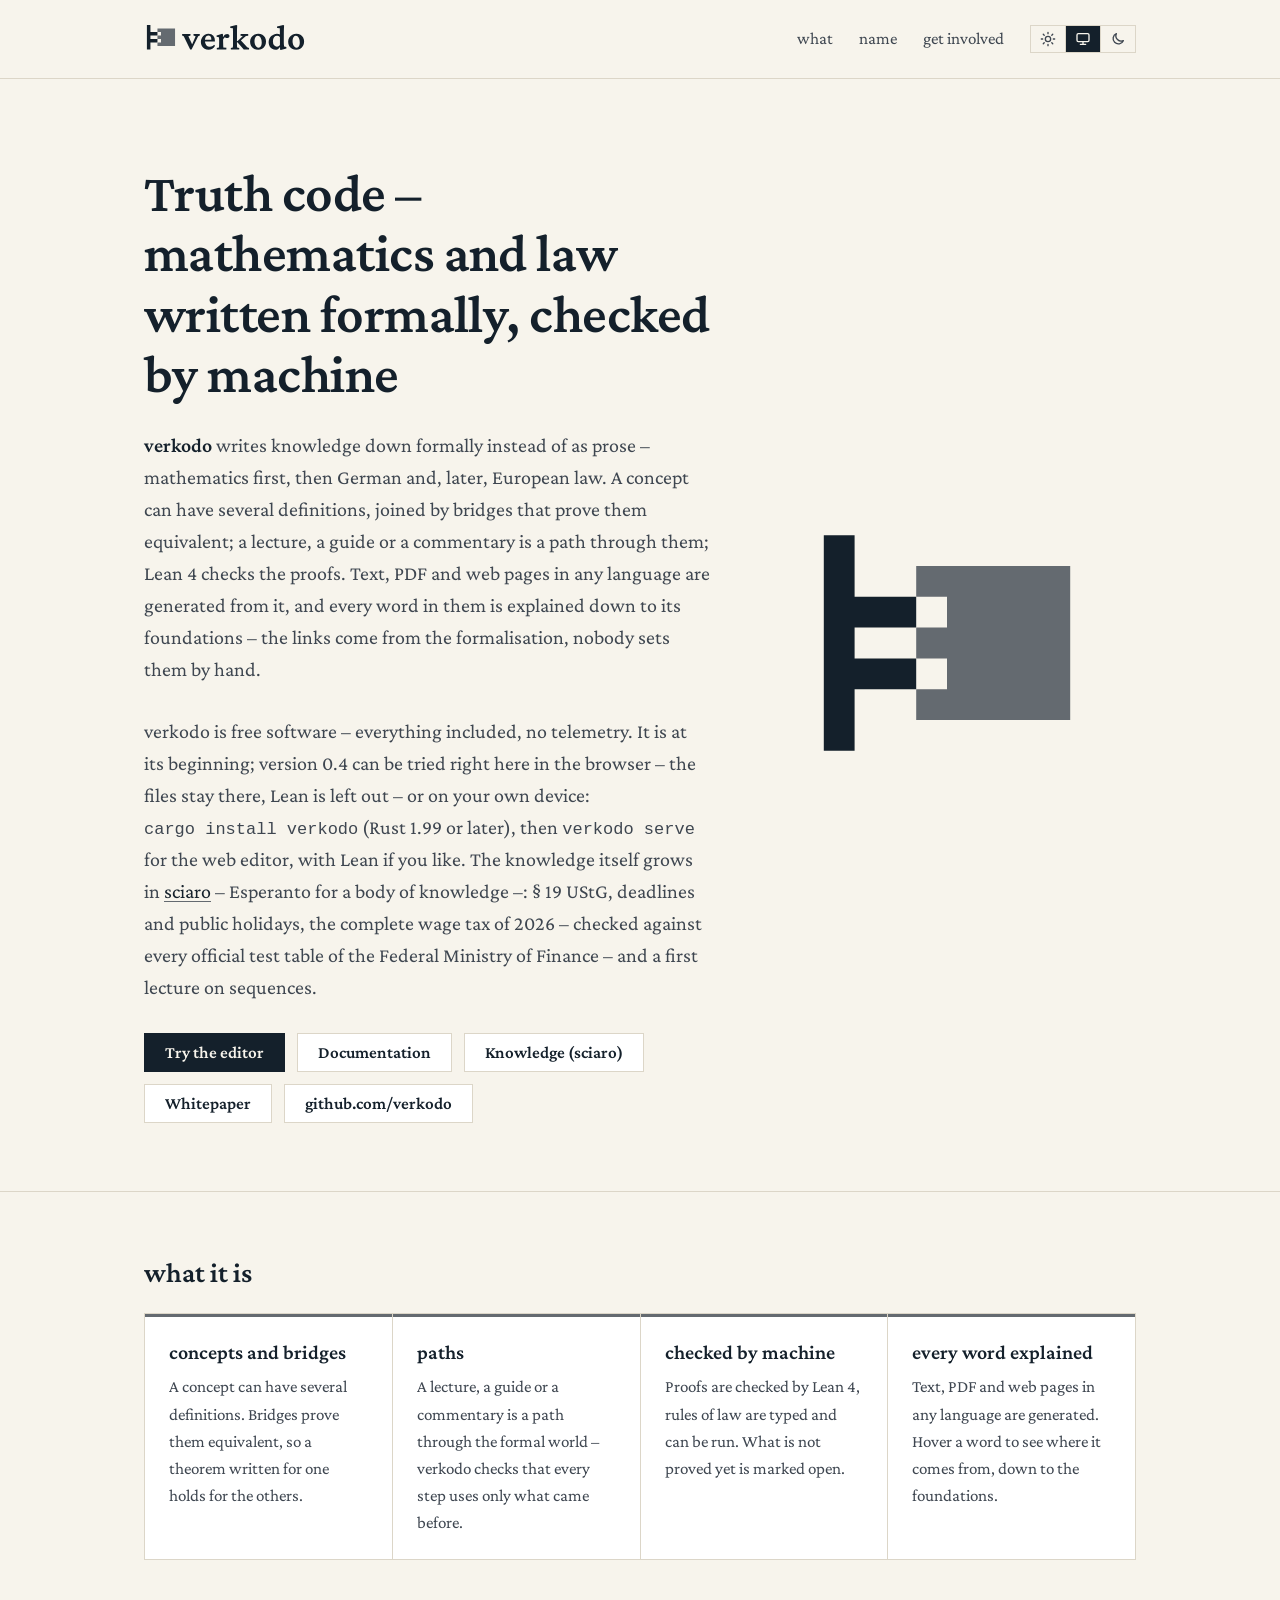
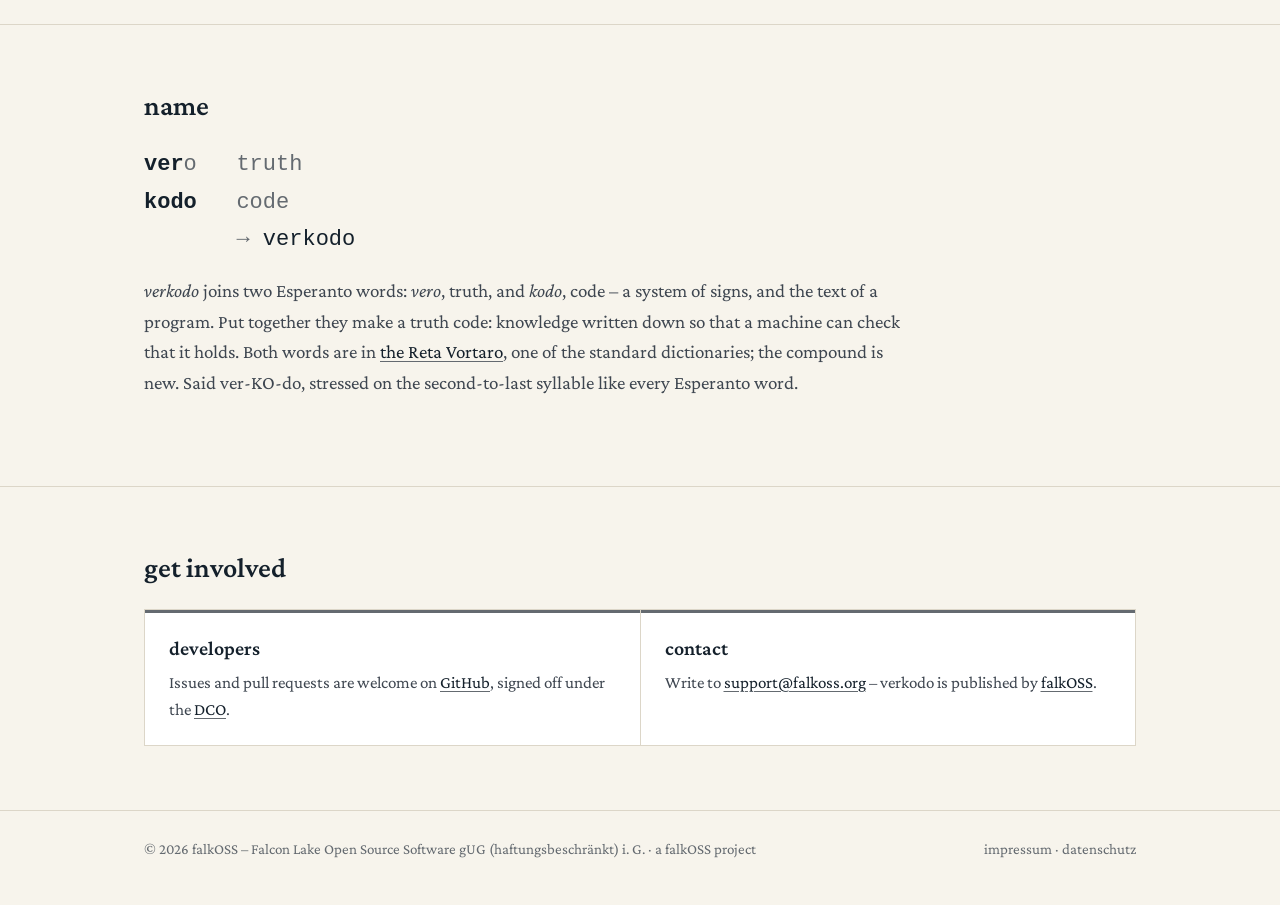
<file: index.html>
<!doctype html>
<html lang="en">
<head>
  <meta charset="utf-8">
  <meta name="viewport" content="width=device-width, initial-scale=1">
  <title>verkodo – truth code – mathematics and law written formally, checked by machine</title>
  <meta name="description" content="verkodo: truth code – mathematics and law written formally, checked by machine. Free software, a falkOSS project, in early development.">
  <meta name="theme-color" content="#F7F4EC" media="(prefers-color-scheme: light)">
  <meta name="theme-color" content="#0D1117" media="(prefers-color-scheme: dark)">
  <meta property="og:type" content="website">
  <meta property="og:site_name" content="verkodo">
  <meta property="og:title" content="verkodo – truth code – mathematics and law written formally, checked by machine">
  <meta property="og:description" content="Truth code – mathematics and law written formally, checked by machine – free software, everything included.">
  <link rel="canonical" href="https://verkodo.org/">
  <meta property="og:url" content="https://verkodo.org/">
  <meta property="og:image" content="https://verkodo.org/social.png">
  <meta property="og:image:width" content="1280">
  <meta property="og:image:height" content="640">
  <meta name="twitter:card" content="summary_large_image">
  <link rel="icon" href="favicon.ico" sizes="any">
  <link rel="icon" href="favicon.svg" type="image/svg+xml">
  <link rel="preload" href="fonts/CrimsonPro-SemiBold.ttf" as="font" type="font/ttf" crossorigin>
  <link rel="apple-touch-icon" href="apple-touch-icon.png">
  <link rel="manifest" href="site.webmanifest">
  <link rel="stylesheet" href="style.css">
  <script src="theme.js"></script>
  <noscript><style>.theme { display: none; }</style></noscript>
</head>
<body>
  <header>
    <div class="wrap">
      <a href="./" aria-label="verkodo home"><img class="on-light" src="assets/verkodo-lockup-on-light.svg" alt="verkodo"><img class="on-dark" src="assets/verkodo-lockup-on-dark.svg" alt="verkodo"></a>
      <div class="end">
        <nav>
          <a href="#what">what</a>
          <a href="#name">name</a>
          <a href="#involved">get involved</a>
        </nav>
        <div class="theme" role="group" aria-label="colour theme">
          <button type="button" data-theme-choice="light" aria-pressed="false" aria-label="light theme" title="light theme"><svg viewBox="0 0 24 24" width="16" height="16" fill="none" stroke="currentColor" stroke-width="2" stroke-linecap="round" stroke-linejoin="round" aria-hidden="true"><circle cx="12" cy="12" r="4"/><path d="M12 2v2M12 20v2M4.9 4.9l1.4 1.4M17.7 17.7l1.4 1.4M2 12h2M20 12h2M4.9 19.1l1.4-1.4M17.7 6.3l1.4-1.4"/></svg></button>
          <button type="button" data-theme-choice="system" aria-pressed="true" aria-label="the system's theme" title="the system's theme"><svg viewBox="0 0 24 24" width="16" height="16" fill="none" stroke="currentColor" stroke-width="2" stroke-linecap="round" stroke-linejoin="round" aria-hidden="true"><rect x="3" y="4" width="18" height="12" rx="2"/><path d="M8 20h8M12 16v4"/></svg></button>
          <button type="button" data-theme-choice="dark" aria-pressed="false" aria-label="dark theme" title="dark theme"><svg viewBox="0 0 24 24" width="16" height="16" fill="none" stroke="currentColor" stroke-width="2" stroke-linecap="round" stroke-linejoin="round" aria-hidden="true"><path d="M20 14.5A8 8 0 0 1 9.5 4 8 8 0 1 0 20 14.5z"/></svg></button>
        </div>
      </div>
    </div>
  </header>

  <main>
    <div class="hero">
      <div class="wrap">
        <div>
          <h1>Truth code – mathematics and law written formally, checked by machine</h1>
          <p><strong>verkodo</strong> writes knowledge down formally instead of as prose – mathematics first, then German and, later, European law. A concept can have several definitions, joined by bridges that prove them equivalent; a lecture, a guide or a commentary is a path through them; Lean 4 checks the proofs. Text, PDF and web pages in any language are generated from it, and every word in them is explained down to its foundations – the links come from the formalisation, nobody sets them by hand.</p>
          <p>verkodo is free software – everything included, no telemetry. It is at its beginning; version 0.4
            can be tried right here in the browser – the files stay there, Lean is left out – or on your own device:
            <code>cargo install verkodo</code> (Rust 1.99 or later), then <code>verkodo serve</code> for the web
            editor, with Lean if you like. The knowledge itself grows in <a href="https://github.com/verkodo/sciaro">sciaro</a>
            – Esperanto for a body of knowledge –: § 19 UStG, deadlines and public holidays, the complete wage tax of 2026 –
            checked against every official test table of the Federal Ministry of Finance – and a first lecture on
            sequences.</p>
          <div class="buttons">
            <a class="button primary" href="https://verkodo.dev/editor/">Try the editor</a>
            <a class="button" href="https://verkodo.dev/">Documentation</a>
            <a class="button" href="https://github.com/verkodo/sciaro">Knowledge (sciaro)</a>
            <a class="button" href="https://github.com/verkodo/whitepaper">Whitepaper</a>
            <a class="button" href="https://github.com/verkodo">github.com/verkodo</a>
          </div>
        </div>
        <img class="mark on-light" src="assets/verkodo-mark-on-light.svg" alt="" width="300" height="300">
        <img class="mark on-dark" src="assets/verkodo-mark-on-dark.svg" alt="" width="300" height="300">
      </div>
    </div>

    <section id="what">
      <div class="wrap">
        <h2>what it is</h2>
        <div class="grid">
          <div class="cell"><h3>concepts and bridges</h3><p>A concept can have several definitions. Bridges prove them equivalent, so a theorem written for one holds for the others.</p></div>
          <div class="cell"><h3>paths</h3><p>A lecture, a guide or a commentary is a path through the formal world – verkodo checks that every step uses only what came before.</p></div>
          <div class="cell"><h3>checked by machine</h3><p>Proofs are checked by Lean 4, rules of law are typed and can be run. What is not proved yet is marked open.</p></div>
          <div class="cell"><h3>every word explained</h3><p>Text, PDF and web pages in any language are generated. Hover a word to see where it comes from, down to the foundations.</p></div>
        </div>
      </div>
    </section>

    <section id="name">
      <div class="wrap">
        <h2>name</h2>
<pre class="story"><b>ver</b>o   truth
<b>kodo</b>   code
       → <i>verkodo</i></pre>
        <p><em>verkodo</em> joins two Esperanto words: <em>vero</em>, truth, and <em>kodo</em>, code – a system of signs, and the text of a program. Put together they make a truth code: knowledge written down so that a machine can check that it holds. Both words are in <a href="https://www.reta-vortaro.de/revo/art/ver.html">the Reta Vortaro</a>, one of the standard dictionaries; the compound is new. Said ver-KO-do, stressed on the second-to-last syllable like every Esperanto word.</p>
      </div>
    </section>

    <section id="involved">
      <div class="wrap">
        <h2>get involved</h2>
        <div class="grid">
          <div class="cell"><h3>developers</h3><p>Issues and pull requests are welcome on <a href="https://github.com/verkodo">GitHub</a>, signed off under the <a href="https://developercertificate.org">DCO</a>.</p></div>
          <div class="cell"><h3>contact</h3><p>Write to <a href="mailto:support@falkoss.org">support@falkoss.org</a> – verkodo is published by <a href="https://falkoss.org">falkOSS</a>.</p></div>
        </div>
      </div>
    </section>
  </main>

  <footer>
    <div class="wrap">
      <span>© 2026 falkOSS – Falcon Lake Open Source Software gUG (haftungsbeschränkt) i. G. · <a href="https://falkoss.org">a falkOSS project</a></span>
      <span><a href="https://falkoss.org/impressum.html">impressum</a> · <a href="https://falkoss.org/datenschutz.html">datenschutz</a></span>
    </div>
  </footer>
</body>
</html>
</file>
<file: style.css>
/* SPDX-License-Identifier: AGPL-3.0-or-later */
/* verkodo – one page. The look of verkodo/brand: near-black ground, the face in paper white, titanium grey as the one
   colour beside it, straight edges, Crimson Pro (fonts/, SIL OFL 1.1) – nothing is loaded from elsewhere. Colours from
   verkodo/brand/generate.py. */

@font-face { font-family: "Crimson Pro"; font-weight: 400; font-style: normal; font-display: swap; src: url("fonts/CrimsonPro-Regular.ttf") format("truetype"); }
@font-face { font-family: "Crimson Pro"; font-weight: 400; font-style: italic; font-display: swap; src: url("fonts/CrimsonPro-Italic.ttf") format("truetype"); }
@font-face { font-family: "Crimson Pro"; font-weight: 600; font-style: normal; font-display: swap; src: url("fonts/CrimsonPro-SemiBold.ttf") format("truetype"); }

/* Light (warm paper) by default; dark when the system asks for it, unless the visitor chose light – or when they
   chose dark. theme.js sets data-theme; without it (or without JavaScript) the system decides. */
:root {
  --night: #F7F4EC;       /* the ground */
  --panel: #FFFFFF;
  --text: #14202B;
  --titan: #646A70;       /* the one colour beside the face (5.0 : 1 on the paper) */
  --muted: #3E4650;       /* body text beside headings */
  --line: #DCD6C8;
  --serif: "Crimson Pro", Georgia, "Times New Roman", serif;
  --mono: ui-monospace, "SF Mono", Menlo, Consolas, "Liberation Mono", monospace;
  color-scheme: light;
}
@media (prefers-color-scheme: dark) {
  :root:not([data-theme="light"]) {
    --night: #0D1117; --panel: #12171E; --text: #E6EDF3; --titan: #8F959B; --muted: #B4BAC1; --line: #222A33;
    color-scheme: dark;
  }
}
:root[data-theme="dark"] {
  --night: #0D1117; --panel: #12171E; --text: #E6EDF3; --titan: #8F959B; --muted: #B4BAC1; --line: #222A33;
  color-scheme: dark;
}

/* the brand's artwork in both versions: show the one that fits the ground */
.on-dark { display: none !important; }
@media (prefers-color-scheme: dark) {
  :root:not([data-theme="light"]) .on-dark { display: block !important; }
  :root:not([data-theme="light"]) .on-light { display: none !important; }
}
:root[data-theme="dark"] .on-dark { display: block !important; }
:root[data-theme="dark"] .on-light { display: none !important; }

* { box-sizing: border-box; }
html { scroll-behavior: smooth; }
body { margin: 0; color: var(--text); background: var(--night); font: 19px/1.6 var(--serif); -webkit-font-smoothing: antialiased; }
a { color: var(--text); text-decoration: underline; text-decoration-color: var(--titan); text-decoration-thickness: 1px; text-underline-offset: 3px; }
a:hover { text-decoration-color: var(--text); }
::selection { background: var(--titan); color: var(--night); }
.wrap { max-width: 1040px; margin: 0 auto; padding: 0 24px; }

/* header */
header { padding: 22px 0; border-bottom: 1px solid var(--line); }
header .wrap { display: flex; align-items: center; justify-content: space-between; gap: 24px; }
header img { height: 34px; display: block; }
nav { display: flex; gap: 26px; font-size: 17px; }
nav a { color: var(--muted); text-decoration: none; }
nav a:hover { color: var(--text); }
.end { display: flex; align-items: center; gap: 26px; }
.theme { display: flex; border: 1px solid var(--line); }
.theme button { display: flex; align-items: center; justify-content: center; line-height: 0; color: var(--muted); background: none; border: 0; padding: 5px 9px; cursor: pointer; }
.theme svg { display: block; }
.theme button + button { border-left: 1px solid var(--line); }
.theme button:hover { color: var(--text); }
.theme button[aria-pressed="true"] { background: var(--text); color: var(--night); }
.theme button:focus-visible { outline: 2px solid var(--titan); outline-offset: 2px; }

/* hero */
.hero { padding: 84px 0 68px; }
.hero .wrap { display: grid; grid-template-columns: 1.5fr 1fr; gap: 48px; align-items: center; }
.hero h1 { font: 600 clamp(34px, 5vw, 54px)/1.12 var(--serif); margin: 0 0 24px; letter-spacing: -0.01em; }
.hero p { color: var(--muted); font-size: 20px; margin: 0 0 30px; max-width: 34em; }
.hero p strong { color: var(--text); font-weight: 600; }
.hero .mark { width: 100%; max-width: 280px; height: auto; justify-self: center; }
.buttons { display: flex; flex-wrap: wrap; gap: 12px; }
.button { display: inline-block; padding: 9px 20px; border: 1px solid var(--line); font: 600 17px var(--serif); color: var(--text); background: var(--panel); text-decoration: none; }
.button.primary { background: var(--text); border-color: var(--text); color: var(--night); }
.button:hover { border-color: var(--titan); }
.button.primary:hover { background: var(--titan); border-color: var(--titan); }

/* sections */
section { padding: 64px 0; border-top: 1px solid var(--line); }
section h2 { font: 600 28px/1.2 var(--serif); margin: 0 0 24px; }
section > .wrap > p { color: var(--muted); max-width: 40em; margin: 0 0 24px; }
.grid { display: grid; grid-template-columns: repeat(auto-fit, minmax(230px, 1fr)); gap: 1px; background: var(--line); border: 1px solid var(--line); }
.cell { background: var(--panel); padding: 22px 24px; border-top: 3px solid var(--titan); }
.cell h3 { margin: 0 0 8px; font: 600 20px/1.3 var(--serif); }
.cell p { margin: 0; color: var(--muted); font-size: 17px; }

/* the name */
pre.story { font: clamp(15px, 2.4vw, 22px)/1.7 var(--mono); margin: 0 0 18px; color: var(--titan); white-space: pre-wrap; }
pre.story b { color: var(--text); font-weight: 700; }
pre.story i { color: var(--text); font-style: normal; }

/* footer */
footer { border-top: 1px solid var(--line); padding: 26px 0 44px; color: var(--titan); font-size: 15px; }
footer .wrap { display: flex; flex-wrap: wrap; justify-content: space-between; gap: 12px; }
footer a { color: var(--titan); text-decoration: none; }
footer a:hover { color: var(--text); }

/* 404 */
.page { padding-top: 48px; padding-bottom: 72px; }
.page h1 { font: 600 36px var(--serif); margin: 0 0 24px; }
.page p { color: var(--muted); }

@media (max-width: 760px) {
  .hero { padding-top: 48px; }
  .hero .wrap { grid-template-columns: 1fr; }
  .hero .mark { max-width: 150px; order: -1; justify-self: start; }
  nav { display: none; }
}

/* Commands in the text, e.g. `cargo install verkodo`. */
code { font: 0.85em/1 ui-monospace, "SF Mono", Menlo, Consolas, monospace; white-space: nowrap; }
</file>
